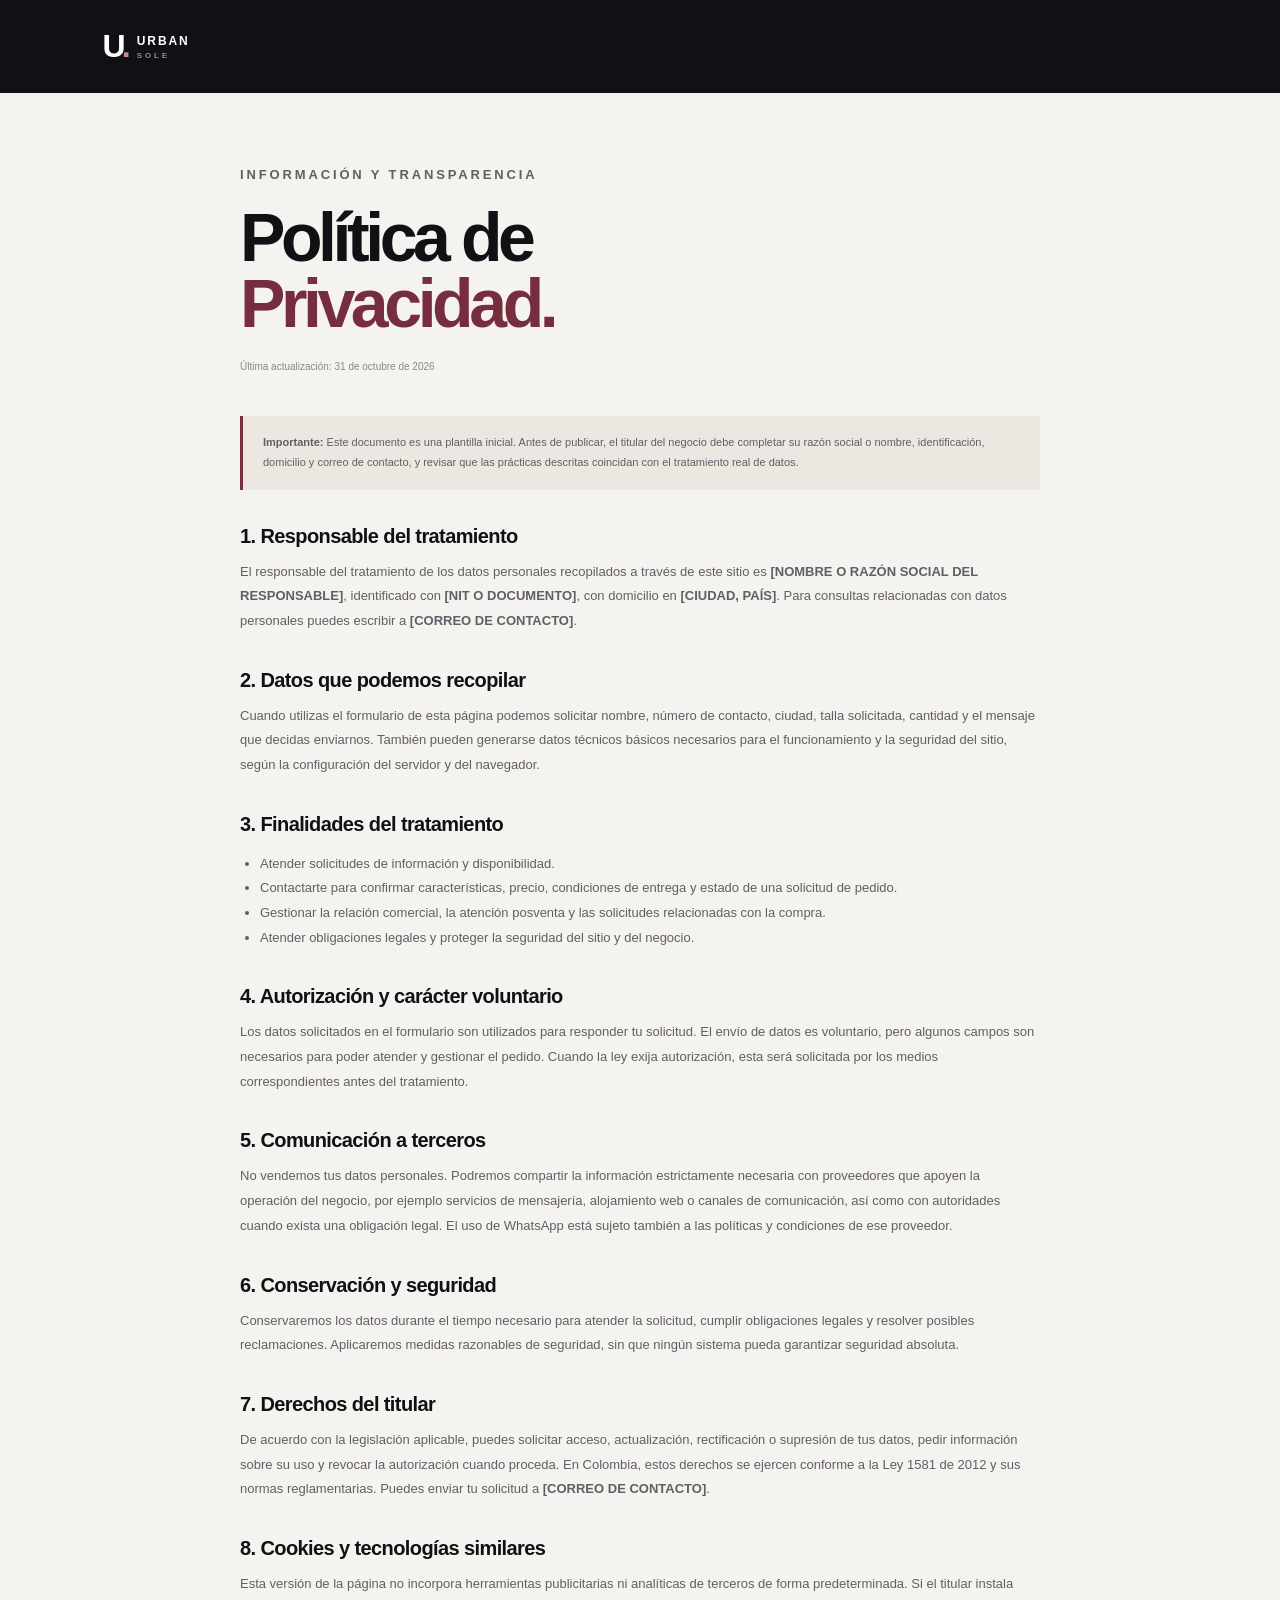
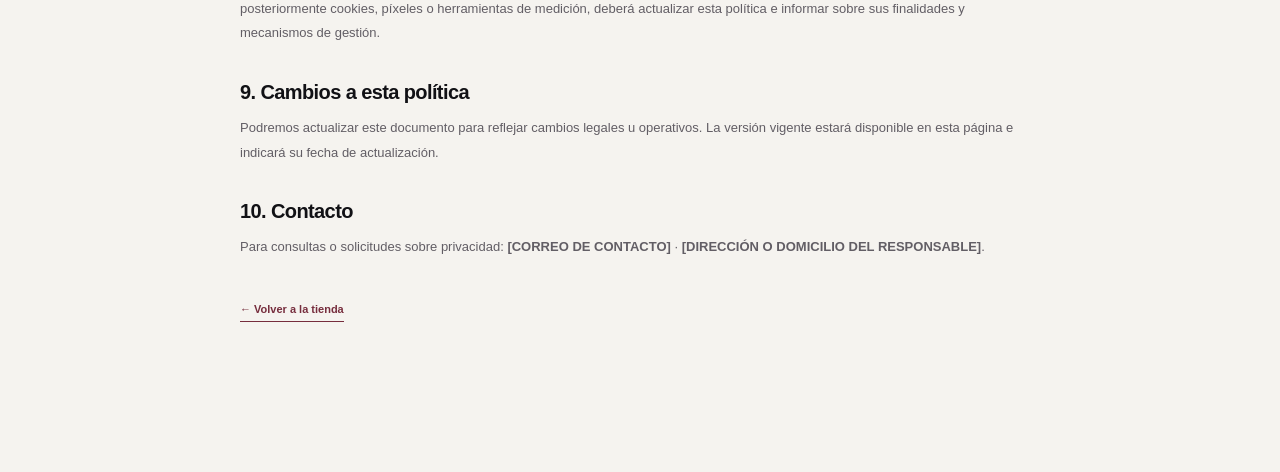
<file: pagina nicolas/privacidad.html>
<!DOCTYPE html>
<html lang="es">
<head>
  <meta charset="UTF-8">
  <meta name="viewport" content="width=device-width, initial-scale=1.0">
  <meta name="description" content="Política de privacidad de URBANSOLE.">
  <title>Política de Privacidad | URBANSOLE</title>
  <link rel="stylesheet" href="styles.css">
</head>

<body class="legal-page">

<header class="legal-header">
  <a class="brand brand-footer" href="index.html">
    <span class="brand-mark">U<span>.</span></span>
    <span class="brand-name">URBAN<span>SOLE</span></span>
  </a>
</header>

<main class="legal-content">

  <p class="eyebrow">INFORMACIÓN Y TRANSPARENCIA</p>

  <h1>Política de<br><em>Privacidad.</em></h1>

  <p class="updated">
    Última actualización: 31 de octubre de 2026
  </p>

  <div class="legal-notice">
    <strong>Importante:</strong>
    Este documento es una plantilla inicial.
    Antes de publicar, el titular del negocio debe completar
    su razón social o nombre, identificación, domicilio y
    correo de contacto, y revisar que las prácticas descritas
    coincidan con el tratamiento real de datos.
  </div>

  <h2>1. Responsable del tratamiento</h2>

  <p>
    El responsable del tratamiento de los datos personales
    recopilados a través de este sitio es
    <strong>[NOMBRE O RAZÓN SOCIAL DEL RESPONSABLE]</strong>,
    identificado con <strong>[NIT O DOCUMENTO]</strong>,
    con domicilio en <strong>[CIUDAD, PAÍS]</strong>.

    Para consultas relacionadas con datos personales
    puedes escribir a <strong>[CORREO DE CONTACTO]</strong>.
  </p>

  <h2>2. Datos que podemos recopilar</h2>

  <p>
    Cuando utilizas el formulario de esta página podemos
    solicitar nombre, número de contacto, ciudad,
    talla solicitada, cantidad y el mensaje que decidas
    enviarnos.

    También pueden generarse datos técnicos básicos
    necesarios para el funcionamiento y la seguridad
    del sitio, según la configuración del servidor
    y del navegador.
  </p>

  <h2>3. Finalidades del tratamiento</h2>

  <ul>
    <li>Atender solicitudes de información y disponibilidad.</li>

    <li>
      Contactarte para confirmar características,
      precio, condiciones de entrega y estado
      de una solicitud de pedido.
    </li>

    <li>
      Gestionar la relación comercial,
      la atención posventa y las solicitudes
      relacionadas con la compra.
    </li>

    <li>
      Atender obligaciones legales y proteger
      la seguridad del sitio y del negocio.
    </li>
  </ul>

  <h2>4. Autorización y carácter voluntario</h2>

  <p>
    Los datos solicitados en el formulario son utilizados
    para responder tu solicitud.

    El envío de datos es voluntario, pero algunos campos
    son necesarios para poder atender y gestionar el pedido.

    Cuando la ley exija autorización, esta será solicitada
    por los medios correspondientes antes del tratamiento.
  </p>

  <h2>5. Comunicación a terceros</h2>

  <p>
    No vendemos tus datos personales.

    Podremos compartir la información estrictamente necesaria
    con proveedores que apoyen la operación del negocio,
    por ejemplo servicios de mensajería, alojamiento web
    o canales de comunicación, así como con autoridades
    cuando exista una obligación legal.

    El uso de WhatsApp está sujeto también a las políticas
    y condiciones de ese proveedor.
  </p>

  <h2>6. Conservación y seguridad</h2>

  <p>
    Conservaremos los datos durante el tiempo necesario
    para atender la solicitud, cumplir obligaciones legales
    y resolver posibles reclamaciones.

    Aplicaremos medidas razonables de seguridad,
    sin que ningún sistema pueda garantizar seguridad absoluta.
  </p>

  <h2>7. Derechos del titular</h2>

  <p>
    De acuerdo con la legislación aplicable, puedes solicitar
    acceso, actualización, rectificación o supresión de tus datos,
    pedir información sobre su uso y revocar la autorización
    cuando proceda.

    En Colombia, estos derechos se ejercen conforme a la
    Ley 1581 de 2012 y sus normas reglamentarias.

    Puedes enviar tu solicitud a
    <strong>[CORREO DE CONTACTO]</strong>.
  </p>

  <h2>8. Cookies y tecnologías similares</h2>

  <p>
    Esta versión de la página no incorpora herramientas
    publicitarias ni analíticas de terceros de forma predeterminada.

    Si el titular instala posteriormente cookies, píxeles
    o herramientas de medición, deberá actualizar esta política
    e informar sobre sus finalidades y mecanismos de gestión.
  </p>

  <h2>9. Cambios a esta política</h2>

  <p>
    Podremos actualizar este documento para reflejar
    cambios legales u operativos.

    La versión vigente estará disponible en esta página
    e indicará su fecha de actualización.
  </p>

  <h2>10. Contacto</h2>

  <p>
    Para consultas o solicitudes sobre privacidad:

    <strong>[CORREO DE CONTACTO]</strong> ·
    <strong>[DIRECCIÓN O DOMICILIO DEL RESPONSABLE]</strong>.
  </p>

  <a class="legal-back" href="index.html">
    ← Volver a la tienda
  </a>

</main>

</body>
</html>
</file>
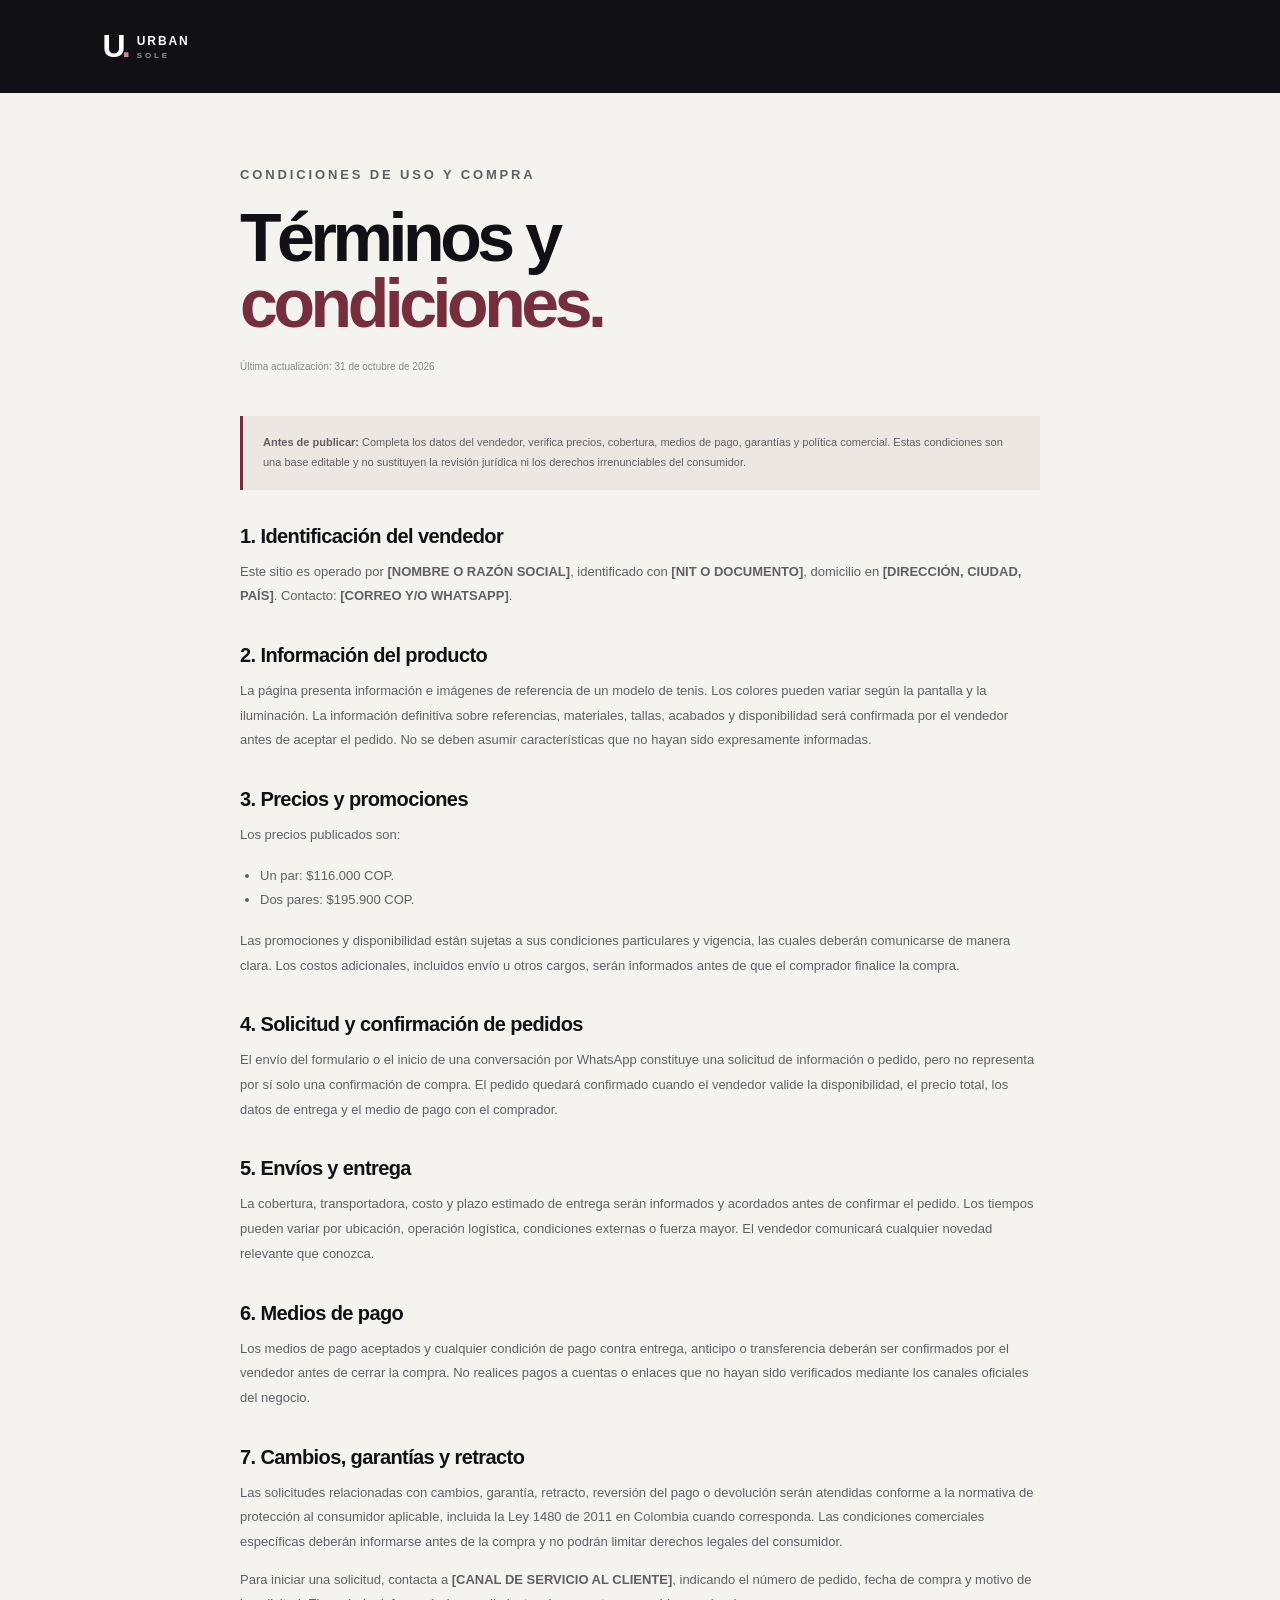
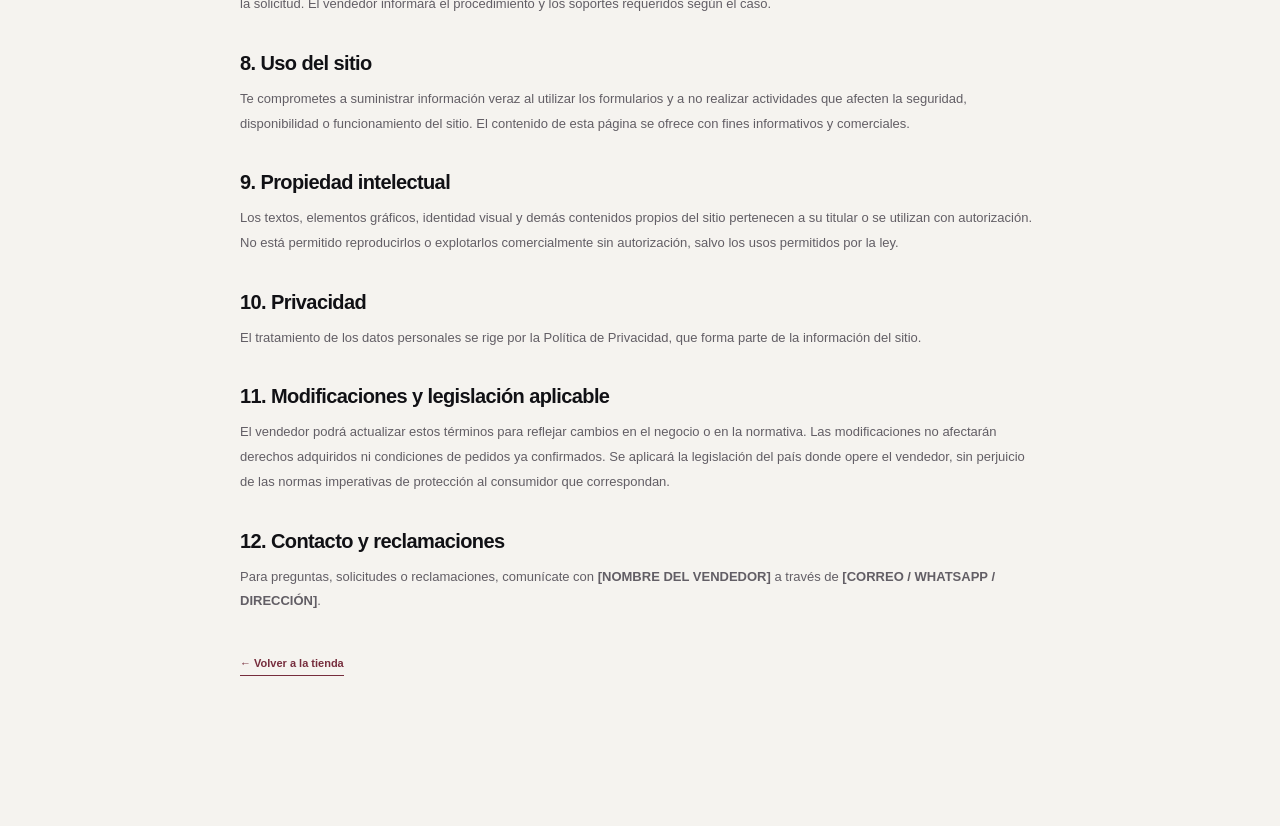
<file: pagina nicolas/terminos.html>
<!DOCTYPE html>
<html lang="es">
<head>
  <meta charset="UTF-8">
  <meta name="viewport" content="width=device-width, initial-scale=1.0">
  <meta name="description" content="Términos y condiciones de compra de URBANSOLE.">
  <title>Términos y Condiciones | URBANSOLE</title>
  <link rel="stylesheet" href="styles.css">
</head>

<body class="legal-page">

<header class="legal-header">
  <a class="brand brand-footer" href="index.html">
    <span class="brand-mark">U<span>.</span></span>
    <span class="brand-name">URBAN<span>SOLE</span></span>
  </a>
</header>

<main class="legal-content">

  <p class="eyebrow">CONDICIONES DE USO Y COMPRA</p>

  <h1>Términos y<br><em>condiciones.</em></h1>

  <p class="updated">
    Última actualización: 31 de octubre de 2026
  </p>

  <div class="legal-notice">
    <strong>Antes de publicar:</strong>
    Completa los datos del vendedor, verifica precios,
    cobertura, medios de pago, garantías y política comercial.
    Estas condiciones son una base editable y no sustituyen
    la revisión jurídica ni los derechos irrenunciables
    del consumidor.
  </div>

  <h2>1. Identificación del vendedor</h2>

  <p>
    Este sitio es operado por
    <strong>[NOMBRE O RAZÓN SOCIAL]</strong>,
    identificado con <strong>[NIT O DOCUMENTO]</strong>,
    domicilio en <strong>[DIRECCIÓN, CIUDAD, PAÍS]</strong>.

    Contacto: <strong>[CORREO Y/O WHATSAPP]</strong>.
  </p>

  <h2>2. Información del producto</h2>

  <p>
    La página presenta información e imágenes de referencia
    de un modelo de tenis.

    Los colores pueden variar según la pantalla y la iluminación.

    La información definitiva sobre referencias, materiales,
    tallas, acabados y disponibilidad será confirmada
    por el vendedor antes de aceptar el pedido.

    No se deben asumir características que no hayan sido
    expresamente informadas.
  </p>

  <h2>3. Precios y promociones</h2>

  <p>
    Los precios publicados son:

  </p>

  <ul>
    <li>Un par: $116.000 COP.</li>
    <li>Dos pares: $195.900 COP.</li>
  </ul>

  <p>
    Las promociones y disponibilidad están sujetas
    a sus condiciones particulares y vigencia,
    las cuales deberán comunicarse de manera clara.

    Los costos adicionales, incluidos envío u otros cargos,
    serán informados antes de que el comprador finalice
    la compra.
  </p>

  <h2>4. Solicitud y confirmación de pedidos</h2>

  <p>
    El envío del formulario o el inicio de una conversación
    por WhatsApp constituye una solicitud de información
    o pedido, pero no representa por sí solo una confirmación
    de compra.

    El pedido quedará confirmado cuando el vendedor valide
    la disponibilidad, el precio total, los datos de entrega
    y el medio de pago con el comprador.
  </p>

  <h2>5. Envíos y entrega</h2>

  <p>
    La cobertura, transportadora, costo y plazo estimado
    de entrega serán informados y acordados antes de
    confirmar el pedido.

    Los tiempos pueden variar por ubicación,
    operación logística, condiciones externas o fuerza mayor.

    El vendedor comunicará cualquier novedad relevante
    que conozca.
  </p>

  <h2>6. Medios de pago</h2>

  <p>
    Los medios de pago aceptados y cualquier condición
    de pago contra entrega, anticipo o transferencia
    deberán ser confirmados por el vendedor antes
    de cerrar la compra.

    No realices pagos a cuentas o enlaces que no hayan
    sido verificados mediante los canales oficiales
    del negocio.
  </p>

  <h2>7. Cambios, garantías y retracto</h2>

  <p>
    Las solicitudes relacionadas con cambios, garantía,
    retracto, reversión del pago o devolución serán
    atendidas conforme a la normativa de protección
    al consumidor aplicable, incluida la Ley 1480 de 2011
    en Colombia cuando corresponda.

    Las condiciones comerciales específicas deberán
    informarse antes de la compra y no podrán limitar
    derechos legales del consumidor.
  </p>

  <p>
    Para iniciar una solicitud, contacta a
    <strong>[CANAL DE SERVICIO AL CLIENTE]</strong>,
    indicando el número de pedido, fecha de compra
    y motivo de la solicitud.

    El vendedor informará el procedimiento y los soportes
    requeridos según el caso.
  </p>

  <h2>8. Uso del sitio</h2>

  <p>
    Te comprometes a suministrar información veraz
    al utilizar los formularios y a no realizar actividades
    que afecten la seguridad, disponibilidad o funcionamiento
    del sitio.

    El contenido de esta página se ofrece con fines
    informativos y comerciales.
  </p>

  <h2>9. Propiedad intelectual</h2>

  <p>
    Los textos, elementos gráficos, identidad visual
    y demás contenidos propios del sitio pertenecen
    a su titular o se utilizan con autorización.

    No está permitido reproducirlos o explotarlos
    comercialmente sin autorización, salvo los usos
    permitidos por la ley.
  </p>

  <h2>10. Privacidad</h2>

  <p>
    El tratamiento de los datos personales se rige
    por la <a href="privacidad.html">Política de Privacidad</a>,
    que forma parte de la información del sitio.
  </p>

  <h2>11. Modificaciones y legislación aplicable</h2>

  <p>
    El vendedor podrá actualizar estos términos
    para reflejar cambios en el negocio o en la normativa.

    Las modificaciones no afectarán derechos adquiridos
    ni condiciones de pedidos ya confirmados.

    Se aplicará la legislación del país donde opere
    el vendedor, sin perjuicio de las normas imperativas
    de protección al consumidor que correspondan.
  </p>

  <h2>12. Contacto y reclamaciones</h2>

  <p>
    Para preguntas, solicitudes o reclamaciones,
    comunícate con <strong>[NOMBRE DEL VENDEDOR]</strong>
    a través de <strong>[CORREO / WHATSAPP / DIRECCIÓN]</strong>.
  </p>

  <a class="legal-back" href="index.html">
    ← Volver a la tienda
  </a>

</main>

</body>
</html>
</file>
<file: pagina nicolas/styles.css>
/* =========================================
   URBANSOLE - ESTILOS PRINCIPALES
========================================= */

:root {
  --ink: #111115;
  --paper: #f5f3ef;
  --white: #fff;
  --muted: #77747a;
  --wine: #762d3d;
  --wine-dark: #54202c;
  --line: rgba(17,17,21,.13);
  --font: 'DM Sans', sans-serif;
  --display: 'Manrope', sans-serif;
}

* {
  box-sizing: border-box;
}

html {
  scroll-behavior: smooth;
  scroll-padding-top: 90px;
}

body {
  margin: 0;
  background: var(--paper);
  color: var(--ink);
  font-family: var(--font);
  -webkit-font-smoothing: antialiased;
}

a {
  color: inherit;
  text-decoration: none;
}

button, input, select, textarea {
  font: inherit;
}

h1, h2, h3, p {
  margin-top: 0;
}

h1, h2, h3 {
  font-family: var(--display);
  letter-spacing: -.065em;
}

/* BARRA SUPERIOR */

.announcement {
  height: 30px;
  background: var(--wine);
  color: white;
  text-align: center;
  font-size: 9px;
  letter-spacing: .2em;
  font-weight: 700;
  display: flex;
  align-items: center;
  justify-content: center;
}

/* NAVEGACIÓN */

.site-header {
  height: 82px;
  padding: 0 7.2%;
  display: flex;
  align-items: center;
  justify-content: space-between;
  background: rgba(245,243,239,.94);
  position: sticky;
  top: 0;
  z-index: 20;
  border-bottom: 1px solid rgba(0,0,0,.06);
  backdrop-filter: blur(14px);
}

.brand {
  display: flex;
  align-items: center;
  gap: 10px;
}

.brand-mark {
  font: 800 32px var(--display);
  letter-spacing: -.12em;
}

.brand-mark span {
  color: var(--wine);
}

.brand-name {
  font: 800 12px var(--display);
  letter-spacing: .16em;
}

.brand-name span {
  display: block;
  font-size: 8px;
  letter-spacing: .36em;
  color: var(--muted);
  margin-top: 3px;
}

.main-nav {
  display: flex;
  align-items: center;
  gap: 38px;
  font-size: 11px;
  font-weight: 600;
}

.main-nav>a:not(.nav-cta) {
  transition: color .2s;
}

.main-nav>a:hover {
  color: var(--wine);
}

.nav-cta {
  background: var(--ink);
  color: white;
  padding: 14px 19px;
}

.nav-cta span,
.button span {
  margin-left: 16px;
}

.menu-toggle {
  display: none;
  background: none;
  border: 0;
}

/* CONTENEDORES */

.section-wrap {
  padding-left: 9%;
  padding-right: 9%;
}

/* HERO */

.hero {
  min-height: 650px;
  display: grid;
  grid-template-columns: 1fr 1.04fr;
  align-items: center;
  gap: 4%;
  position: relative;
  padding-top: 52px;
  padding-bottom: 84px;
  overflow: hidden;
}

.hero-copy {
  padding: 25px 0 30px;
  position: relative;
  z-index: 2;
}

.eyebrow {
  font-size: 9px;
  font-weight: 700;
  letter-spacing: .22em;
  color: var(--wine);
  display: flex;
  align-items: center;
  gap: 10px;
  margin: 0 0 24px;
}

h1 {
  font-size: clamp(56px,7.4vw,104px);
  line-height: .98;
  margin: 0 0 27px;
  font-weight: 700;
}

h1 em, h2 em, h3 em {
  font-style: normal;
  color: var(--wine);
}

.hero-description {
  font-size: 14px;
  line-height: 1.9;
  color: #66616a;
  max-width: 390px;
  margin-bottom: 32px;
}

.hero-actions {
  display: flex;
  align-items: center;
  gap: 25px;
  flex-wrap: wrap;
}

/* BOTONES */

.button {
  display: inline-flex;
  align-items: center;
  justify-content: center;
  padding: 17px 23px;
  font-size: 10px;
  font-weight: 700;
  letter-spacing: .04em;
  border: 0;
  cursor: pointer;
  transition: transform .25s, background .25s;
}

.button:hover {
  transform: translateY(-3px);
}

.button-dark {
  background: var(--ink);
  color: white;
}

.text-link {
  font-size: 10px;
  font-weight: 700;
  border-bottom: 1px solid var(--wine);
  padding-bottom: 7px;
}

.text-link span {
  margin-left: 8px;
  color: var(--wine);
}

.button-burgundy {
  background: var(--wine);
  color: white;
}

.button-burgundy:hover {
  background: var(--wine-dark);
}

.button-light {
  background: var(--paper);
  color: var(--ink);
}

/* ELEMENTOS HERO */

.hero-proof {
  display: flex;
  align-items: center;
  gap: 10px;
  margin-top: 60px;
  color: #777;
  font-size: 10px;
}

.proof-icon {
  font-size: 19px;
  color: var(--wine);
}

.hero-visual {
  position: relative;
  max-width: 540px;
  margin-left: auto;
  width: 100%;
}

.hero-image-frame {
  height: 490px;
  position: relative;
  overflow: hidden;
  background: #d7d0c6;
}

.hero-image {
  width: 100%;
  height: 100%;
  object-fit: cover;
  object-position: center 56%;
  display: block;
  filter: saturate(.88);
}

.image-stamp {
  position: absolute;
  right: 20px;
  bottom: 20px;
  background: var(--paper);
  width: 70px;
  height: 70px;
  display: flex;
  flex-direction: column;
  align-items: center;
  justify-content: center;
}

.image-stamp span {
  font-size: 8px;
  letter-spacing: .2em;
}

.image-stamp strong {
  font: 800 27px var(--display);
  color: var(--wine);
}

.vertical-note {
  position: absolute;
  right: -28px;
  top: 35px;
  writing-mode: vertical-rl;
  font-size: 8px;
  letter-spacing: .25em;
  color: #777;
}

.hero-orbit {
  position: absolute;
  width: 190px;
  height: 190px;
  border: 1px solid rgba(118,45,61,.28);
  border-radius: 50%;
  left: -70px;
  bottom: -70px;
  z-index: -1;
}

.hero-bottom {
  position: absolute;
  bottom: 26px;
  left: 9%;
  right: 9%;
  display: flex;
  justify-content: space-between;
  border-top: 1px solid var(--line);
  padding-top: 14px;
  font-size: 8px;
  letter-spacing: .16em;
  color: #858188;
}

/* INTRODUCCIÓN */

.intro-band {
  text-align: center;
  background: #e9e5df;
  padding: 75px 20px;
}

.intro-band p {
  font-size: 8px;
  letter-spacing: .28em;
  font-weight: 700;
  color: var(--wine);
}

.intro-band h2 {
  font-size: clamp(32px,5vw,58px);
  margin: 0;
}

.intro-band h2 span {
  color: var(--wine);
  font-style: italic;
}

/* PRODUCTO */

.product-section,
.details-section,
.faq-section {
  padding-top: 115px;
  padding-bottom: 115px;
}

.section-heading {
  display: flex;
  justify-content: space-between;
  align-items: flex-end;
  margin-bottom: 48px;
  gap: 35px;
}

.section-heading .eyebrow {
  margin-bottom: 18px;
}

.section-heading h2 {
  font-size: clamp(42px,5vw,66px);
  line-height: 1.03;
  margin: 0;
}

.section-side-copy {
  max-width: 280px;
  font-size: 12px;
  line-height: 1.9;
  color: #77717a;
  margin: 0 0 5px;
}

.product-grid {
  display: grid;
  grid-template-columns: 1.1fr .9fr;
  gap: 9%;
  align-items: center;
}

.product-photo {
  height: 550px;
  position: relative;
  background: #ddd6cd;
  overflow: hidden;
}

.product-photo img {
  width: 100%;
  height: 100%;
  object-fit: cover;
  object-position: center 58%;
}

.photo-label {
  position: absolute;
  left: 18px;
  bottom: 18px;
  background: var(--paper);
  padding: 11px 13px;
  font-size: 8px;
  letter-spacing: .16em;
}

.product-info {
  padding: 20px 0;
}

.product-kicker {
  font-size: 8px;
  letter-spacing: .2em;
  color: var(--wine);
  font-weight: 700;
}

.product-info h3 {
  font-size: clamp(43px,5vw,65px);
  line-height: 1.02;
  margin: 18px 0;
}

.product-description {
  font-size: 12px;
  line-height: 1.9;
  color: #77717a;
  max-width: 390px;
}

.product-specs {
  margin: 32px 0;
}

.product-specs>div {
  display: flex;
  align-items: center;
  gap: 18px;
  padding: 15px 0;
  border-top: 1px solid var(--line);
}

.spec-number {
  font: 700 13px var(--display);
  color: var(--wine);
}

.product-specs b,
.product-specs small {
  display: block;
}

.product-specs b {
  font-size: 11px;
}

.product-specs small {
  font-size: 10px;
  color: #88818a;
  margin-top: 4px;
}

/* PRECIOS */

.price-panel {
  display: grid;
  grid-template-columns: 1fr 1fr;
  gap: 10px;
  margin: 25px 0 14px;
}

.price-option {
  padding: 16px;
  border: 1px solid var(--line);
  display: flex;
  flex-direction: column;
  gap: 7px;
}

.price-option span {
  font-size: 8px;
  font-weight: 700;
  letter-spacing: .18em;
  color: #77717a;
}

.price-option strong {
  font: 800 clamp(20px,2.3vw,29px) var(--display);
  letter-spacing: -.06em;
}

.price-featured {
  background: #eee5e4;
  border-color: rgba(118,45,61,.35);
}

.price-featured span,
.price-featured strong {
  color: var(--wine);
}

.price-featured small {
  font-size: 8px;
  color: #76656a;
}

.size-note {
  font-size: 10px;
  color: #77717a;
  margin: 0 0 18px;
}

.size-note strong {
  color: var(--ink);
}

.microcopy {
  font-size: 9px;
  color: #8b858b;
  margin-top: 12px;
}

/* BLOQUE EMOCIONAL */

.statement {
  background: #151419;
  color: white;
  min-height: 420px;
  position: relative;
  display: flex;
  align-items: center;
  justify-content: center;
  text-align: center;
  overflow: hidden;
  padding: 70px 20px;
}

.statement:before,
.statement:after {
  content: "";
  position: absolute;
  border: 1px solid rgba(255,255,255,.08);
  border-radius: 50%;
  width: 440px;
  height: 440px;
}

.statement:before {
  left: -180px;
  top: -230px;
}

.statement:after {
  right: -180px;
  bottom: -260px;
}

.statement-inner {
  position: relative;
  z-index: 1;
}

.eyebrow.light {
  color: #c28b99;
  justify-content: center;
}

.statement h2 {
  font-size: clamp(50px,7vw,86px);
  line-height: .98;
  margin: 0 0 30px;
}

.statement h2 em {
  color: #c58b99;
}

.statement-number {
  position: absolute;
  bottom: 28px;
  right: 8%;
  font-size: 9px;
  letter-spacing: .2em;
  color: #8e8992;
}

/* DETALLES */

.detail-cards {
  display: grid;
  grid-template-columns: 1.3fr 1fr 1fr;
  gap: 14px;
}

.detail-card {
  min-height: 380px;
  padding: 25px;
  position: relative;
  overflow: hidden;
}

.detail-card-large {
  padding: 0;
  background: #ddd5cb;
}

.detail-card-large img {
  width: 100%;
  height: 100%;
  position: absolute;
  inset: 0;
  object-fit: cover;
  object-position: center 60%;
}

.detail-card-large div {
  position: absolute;
  left: 22px;
  right: 22px;
  bottom: 20px;
  background: rgba(245,243,239,.94);
  padding: 17px;
}

.detail-card span {
  font-size: 8px;
  letter-spacing: .18em;
  font-weight: 700;
}

.detail-card h3 {
  font-size: 30px;
  line-height: 1.05;
  margin: 25px 0 12px;
}

.detail-card p {
  font-size: 10px;
  line-height: 1.8;
  max-width: 210px;
  color: inherit;
  opacity: .72;
}

.detail-card-dark {
  background: #1a191e;
  color: white;
  display: flex;
  flex-direction: column;
  justify-content: flex-end;
}

.detail-card-burgundy {
  background: var(--wine);
  color: white;
  display: flex;
  flex-direction: column;
  justify-content: flex-end;
}

.detail-symbol {
  position: absolute;
  top: 28px;
  right: 27px;
  font-size: 65px;
  opacity: .3;
}

.disclaimer {
  font-size: 9px;
  color: #89838a;
  margin-top: 18px;
}

/* FORMULARIO */

.order-section {
  background: #17161b;
  color: white;
  padding: 105px 9%;
}

.order-wrap {
  max-width: 1100px;
  margin: auto;
  display: grid;
  grid-template-columns: .9fr 1.1fr;
  gap: 10%;
  align-items: center;
}

.order-copy h2 {
  font-size: clamp(43px,5.2vw,68px);
  line-height: 1.03;
  margin: 0 0 24px;
}

.order-copy h2 em {
  color: #c58b99;
}

.order-copy>p:not(.eyebrow) {
  font-size: 12px;
  line-height: 1.9;
  color: #aaa5ad;
  max-width: 360px;
}

.order-note {
  display: flex;
  align-items: center;
  gap: 12px;
  margin-top: 38px;
  font-size: 10px;
  color: #c6c1c8;
  max-width: 280px;
  line-height: 1.6;
}

.order-note span:first-child {
  color: #c58b99;
  font-size: 22px;
}

.order-form {
  background: #f5f3ef;
  color: var(--ink);
  padding: 35px 38px;
}

.form-top {
  display: flex;
  justify-content: space-between;
  font-size: 8px;
  letter-spacing: .18em;
  font-weight: 700;
  color: var(--wine);
  padding-bottom: 20px;
  border-bottom: 1px solid var(--line);
  margin-bottom: 22px;
}

.order-form label {
  display: block;
  font-size: 10px;
  font-weight: 700;
  margin: 14px 0 8px;
}

.order-form label span {
  font-weight: 400;
  color: #89838a;
}

.order-form input,
.order-form select,
.order-form textarea {
  width: 100%;
  background: transparent;
  border: 1px solid #d8d3ce;
  padding: 13px 12px;
  font-size: 11px;
  outline: none;
  border-radius: 0;
  color: var(--ink);
}

.order-form input:focus,
.order-form select:focus,
.order-form textarea:focus {
  border-color: var(--wine);
}

.form-row {
  display: grid;
  grid-template-columns: 1fr 1fr;
  gap: 13px;
}

.order-form textarea {
  resize: vertical;
}

.second-size-row[hidden] {
  display: none;
}

.size-help {
  align-self: center;
  font-size: 9px;
  line-height: 1.7;
  color: #77717a;
  padding: 8px;
}

.button-submit {
  width: 100%;
  margin-top: 19px;
}

.form-privacy {
  font-size: 8px;
  line-height: 1.7;
  color: #8b858b;
  margin: 13px 0 0;
}

.form-privacy a {
  text-decoration: underline;
  color: var(--wine);
}

.form-feedback {
  font-size: 10px;
  color: var(--wine);
  margin: 8px 0 0;
}

/* PREGUNTAS FRECUENTES */

.faq-section {
  max-width: 1300px;
  margin: auto;
}

.faq-list {
  border-top: 1px solid var(--line);
}

.faq-list details {
  border-bottom: 1px solid var(--line);
  padding: 0 4px;
}

.faq-list summary {
  list-style: none;
  cursor: pointer;
  padding: 22px 0;
  font: 700 14px var(--display);
  display: flex;
  justify-content: space-between;
  align-items: center;
  gap: 20px;
}

.faq-list summary::-webkit-details-marker {
  display: none;
}

.faq-list summary span {
  font-size: 22px;
  font-weight: 400;
  color: var(--wine);
  transition: transform .2s;
}

.faq-list details[open] summary span {
  transform: rotate(45deg);
}

.faq-list details p {
  font-size: 11px;
  line-height: 1.9;
  color: #77717a;
  max-width: 700px;
  padding: 0 30px 17px 0;
  margin: 0;
}

/* FOOTER */

.site-footer {
  background: #0f0e12;
  color: white;
  padding: 55px 9% 22px;
}

.footer-main {
  display: flex;
  align-items: center;
  justify-content: space-between;
  padding-bottom: 45px;
  border-bottom: 1px solid rgba(255,255,255,.13);
}

.brand-footer .brand-name span {
  color: #918b95;
}

.brand-footer .brand-mark span {
  color: #c58b99;
}

.footer-main>p {
  font: 500 18px/1.4 var(--display);
  color: #b9b4bd;
  margin: 0;
}

.footer-top {
  font-size: 8px;
  letter-spacing: .17em;
  color: #c58b99;
}

.footer-bottom {
  display: flex;
  justify-content: space-between;
  align-items: center;
  gap: 20px;
  padding-top: 22px;
  font-size: 8px;
  color: #88838d;
}

.footer-bottom div {
  display: flex;
  gap: 22px;
}

.footer-bottom a:hover {
  color: white;
}

.floating-whatsapp {
  position: fixed;
  bottom: 22px;
  right: 22px;
  width: 52px;
  height: 52px;
  border-radius: 50%;
  background: #258b58;
  color: white;
  display: flex;
  align-items: center;
  justify-content: center;
  font-size: 12px;
  font-weight: 800;
  letter-spacing: .05em;
  box-shadow: 0 8px 25px #0003;
  z-index: 30;
}

/* PÁGINAS LEGALES */

.legal-page {
  min-height: 100vh;
}

.legal-header {
  padding: 28px 8%;
  background: #111015;
  color: white;
}

.legal-content {
  max-width: 850px;
  margin: 70px auto;
  padding: 0 25px 80px;
}

.legal-content .eyebrow {
  margin-bottom: 16px;
}

.legal-content h1 {
  font-size: clamp(42px,6vw,68px);
  margin-bottom: 20px;
}

.legal-content .updated {
  font-size: 10px;
  color: #888;
  margin-bottom: 40px;
}

.legal-content h2 {
  font-size: 20px;
  letter-spacing: -.03em;
  margin: 35px 0 12px;
}

.legal-content p,
.legal-content li {
  font-size: 13px;
  line-height: 1.9;
  color: #625e65;
}

.legal-content ul {
  padding-left: 20px;
}

.legal-notice {
  background: #ece7e1;
  border-left: 3px solid var(--wine);
  padding: 17px 20px;
  font-size: 11px;
  line-height: 1.8;
  color: #625e65;
  margin: 30px 0;
}

.legal-back {
  display: inline-block;
  margin-top: 30px;
  font-size: 11px;
  color: var(--wine);
  font-weight: 700;
  border-bottom: 1px solid var(--wine);
  padding-bottom: 6px;
}

/* TABLETS */

@media(max-width:900px) {
  .site-header {
    padding: 0 5%;
  }

  .main-nav {
    gap: 20px;
  }

  .section-wrap {
    padding-left: 6%;
    padding-right: 6%;
  }

  .hero {
    grid-template-columns: 1fr 1fr;
    gap: 2%;
    min-height: 580px;
  }

  .hero-image-frame {
    height: 420px;
  }

  .hero-bottom {
    left: 6%;
    right: 6%;
  }

  .product-grid {
    gap: 5%;
  }

  .product-photo {
    height: 480px;
  }

  .detail-card {
    min-height: 330px;
    padding: 19px;
  }

  .order-section {
    padding: 85px 6%;
  }

  .order-wrap {
    gap: 6%;
  }

  .order-form {
    padding: 28px;
  }

  .footer-bottom {
    flex-wrap: wrap;
  }
}

/* CELULARES */

@media(max-width:680px) {
  .announcement {
    font-size: 8px;
  }

  .site-header {
    height: 68px;
  }

  .menu-toggle {
    display: flex;
    flex-direction: column;
    gap: 6px;
    padding: 10px;
  }

  .menu-toggle span {
    width: 23px;
    height: 1px;
    background: var(--ink);
  }

  .main-nav {
    display: none;
    position: absolute;
    top: 68px;
    left: 0;
    right: 0;
    background: var(--paper);
    padding: 20px 6% 25px;
    flex-direction: column;
    align-items: stretch;
    gap: 0;
    border-bottom: 1px solid var(--line);
  }

  .main-nav.open {
    display: flex;
  }

  .main-nav>a {
    padding: 14px 0;
    border-bottom: 1px solid var(--line);
  }

  .main-nav .nav-cta {
    padding: 15px;
    margin-top: 12px;
    text-align: center;
  }

  .hero {
    display: flex;
    flex-direction: column;
    align-items: stretch;
    padding-top: 48px;
    padding-bottom: 75px;
    gap: 35px;
  }

  .hero-copy {
    padding: 0;
  }

  .hero h1 {
    font-size: clamp(58px,15vw,85px);
  }

  .hero-description {
    font-size: 13px;
  }

  .hero-proof {
    margin-top: 28px;
  }

  .hero-visual {
    max-width: none;
    padding: 0 12px 0 0;
  }

  .hero-image-frame {
    height: 390px;
  }

  .vertical-note {
    right: -5px;
  }

  .hero-bottom {
    font-size: 7px;
    bottom: 18px;
  }

  .intro-band {
    padding: 55px 15px;
  }

  .product-section,
  .details-section,
  .faq-section {
    padding-top: 75px;
    padding-bottom: 75px;
  }

  .section-heading {
    display: block;
    margin-bottom: 30px;
  }

  .section-side-copy {
    margin-top: 20px;
  }

  .product-grid {
    grid-template-columns: 1fr;
    gap: 30px;
  }

  .product-photo {
    height: 430px;
  }

  .product-info {
    padding: 0;
  }

  .product-info h3 {
    font-size: 53px;
  }

  .statement {
    min-height: 360px;
  }

  .detail-cards {
    grid-template-columns: 1fr 1fr;
  }

  .detail-card-large {
    grid-column: 1/-1;
    min-height: 390px;
  }

  .detail-card {
    min-height: 300px;
  }

  .order-section {
    padding: 75px 6%;
  }

  .order-wrap {
    grid-template-columns: 1fr;
    gap: 35px;
  }

  .order-form {
    padding: 25px 20px;
  }

  .order-copy h2 {
    font-size: 52px;
  }

  .footer-main {
    align-items: flex-start;
    gap: 22px;
    flex-wrap: wrap;
  }

  .footer-main>p {
    font-size: 15px;
  }

  .footer-top {
    margin-left: auto;
    align-self: center;
  }

  .footer-bottom {
    align-items: flex-start;
    flex-direction: column;
  }

  .footer-bottom div {
    flex-wrap: wrap;
  }

  .floating-whatsapp {
    width: 48px;
    height: 48px;
    bottom: 15px;
    right: 15px;
  }

  .price-option {
    padding: 13px;
  }

  .price-option strong {
    font-size: 22px;
  }
}

/* CELULARES PEQUEÑOS */

@media(max-width:390px) {
  .detail-cards {
    grid-template-columns: 1fr;
  }

  .detail-card-large {
    grid-column: auto;
  }

  .form-row {
    grid-template-columns: 1fr;
    gap: 0;
  }

  .hero-image-frame {
    height: 340px;
  }

  .hero-bottom span:last-child {
    display: none;
  }
}

/* ACCESIBILIDAD */

@media(prefers-reduced-motion:reduce) {
  html {
    scroll-behavior: auto;
  }

  *,
  *::before,
  *::after {
    animation-duration: .01ms !important;
    transition-duration: .01ms !important;
  }
}
</file>
